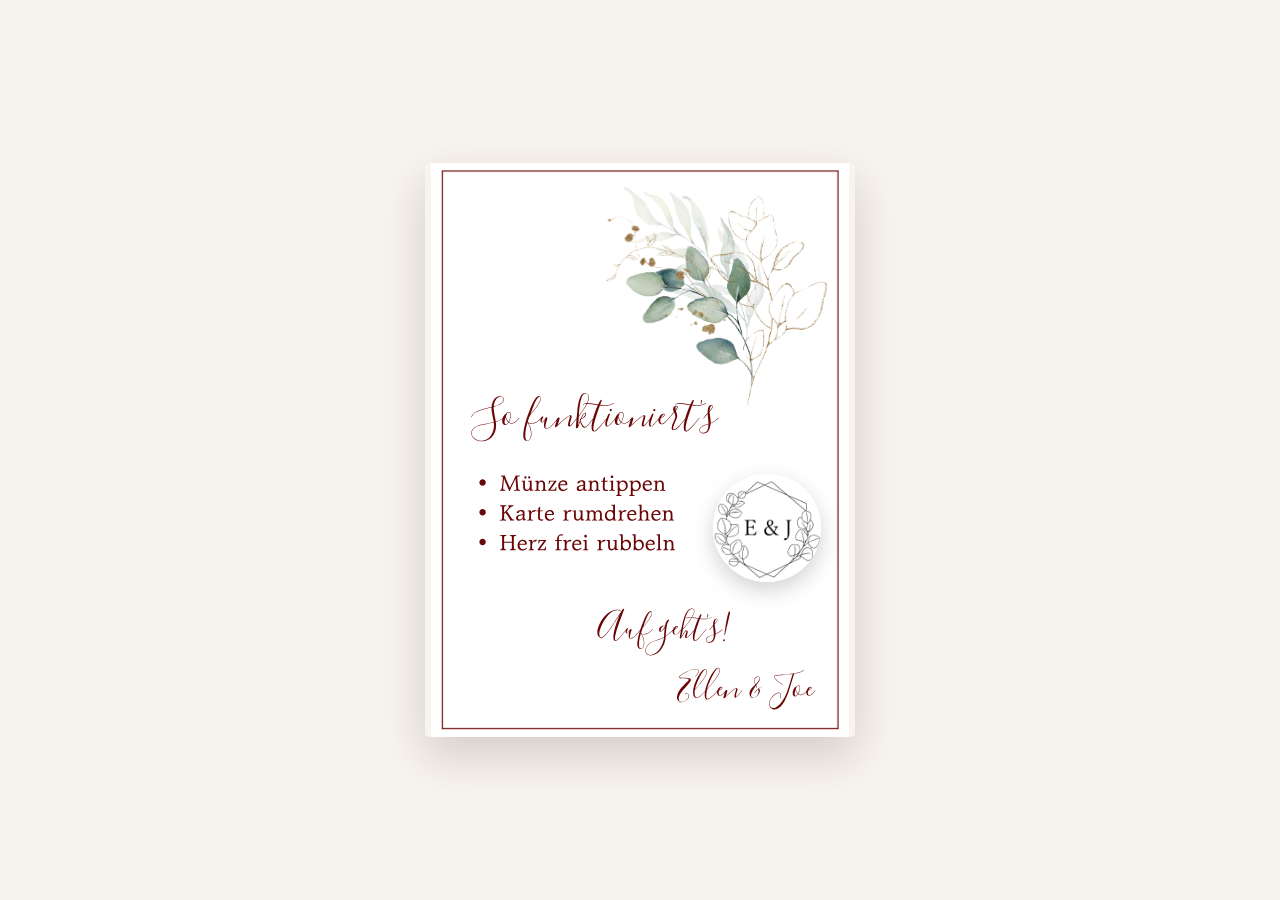
<file: index.html>
<!doctype html>
<html lang="de">
<head>
  <meta charset="utf-8" />
  <meta name="viewport" content="width=device-width, initial-scale=1, viewport-fit=cover" />
  <title>Team-Rubellos</title>

  <!-- WhatsApp / iMessage Vorschau -->
  <meta property="og:title" content="Teamlos öffnen" />
  <meta property="og:description" content="Tippe auf den Link und öffne das Team-Rubbellos" />
  <meta property="og:image" content="https://bisestoux-star.github.io/rubellos/assets/Vorschau_deutsch.jpg" />
  <meta property="og:image:type" content="image/jpg" />
  <meta property="og:url" content="https://bisestoux-star.github.io/teamlos/" />
  <meta property="og:type" content="website" />

  <meta name="twitter:card" content="summary_large_image" />
  <meta name="twitter:title" content="Team-Rubellos öffnen" />
  <meta name="twitter:description" content="Tippe auf den Link und öffne das Team-Rubbellos." />
  <meta name="twitter:image" content="https://bisestoux-star.github.io/rubellos/assets/Vorschau_deutsch.jpg" />

  <link rel="stylesheet" href="style.css" />
</head>
<body>
  <main class="page">
    <section class="card-scene" aria-label="Digitales Rubellos">
      <div class="card" id="card">
        <div class="card-face card-front">
          <img src="assets/Rubellos_vorne.svg" alt="Anleitung zum Rubellos" class="card-image" />
          <button id="coinButton" class="coin-button" aria-label="Münze antippen und Karte umdrehen">
            <img src="assets/emblem_coin.svg" alt="Münze" />
          </button>
        </div>

        <div class="card-face card-back">
          <img src="assets/Teamlos.svg" alt="Teamlos" class="card-image" />
          <canvas id="scratchCanvas" aria-label="Herz freirubbeln"></canvas>
        </div>
      </div>
    </section>
  </main>

  <script src="script.js"></script>
</body>
</html>
</file>
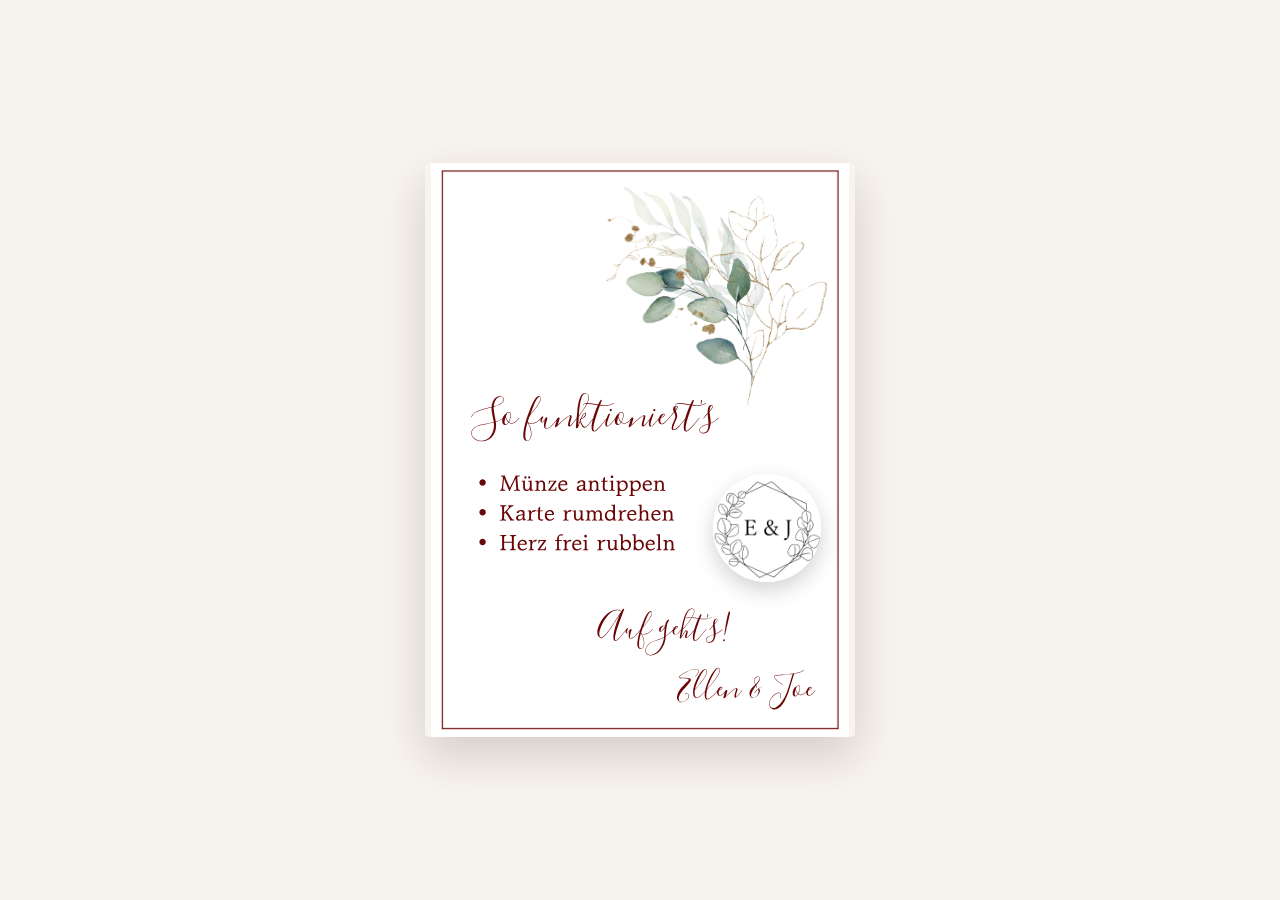
<file: glueckslos.html>
<!doctype html>
<html lang="de">
<head>
  <meta charset="utf-8" />
  <meta name="viewport" content="width=device-width, initial-scale=1, viewport-fit=cover" />
  <title>Glückslos</title>

  <!-- WhatsApp / iMessage Vorschau -->
  <meta property="og:title" content="Glückslos öffnen" />
  <meta property="og:description" content="Tippe auf den Link und öffne dein Glückslos" />
  <meta property="og:image" content="https://bisestoux-star.github.io/rubellos/assets/Vorschau_deutsch.jpg" />
  <meta property="og:image:type" content="image/jpg" />
  <meta property="og:url" content="https://bisestoux-star.github.io/glueckslos/" />
  <meta property="og:type" content="website" />

  <meta name="twitter:card" content="summary_large_image" />
  <meta name="twitter:title" content="Glückslos öffnen" />
  <meta name="twitter:description" content="Tippe auf den Link und öffne dein Glückslos" />
  <meta name="twitter:image" content="https://bisestoux-star.github.io/rubellos/assets/Vorschau_deutsch.jpg" />

  <link rel="stylesheet" href="style.css" />
</head>
<body>
  <main class="page">
    <section class="card-scene" aria-label="Digitales Rubellos">
      <div class="card" id="card">
        <div class="card-face card-front">
          <img src="assets/Rubellos_vorne.svg" alt="Anleitung zum Rubellos" class="card-image" />
          <button id="coinButton" class="coin-button" aria-label="Münze antippen und Karte umdrehen">
            <img src="assets/emblem_coin.svg" alt="Münze" />
          </button>
        </div>

        <div class="card-face card-back">
          <img src="assets/Glückslos.svg" alt="Glückslos" class="card-image" />
          <canvas id="scratchCanvas" aria-label="Herz freirubbeln"></canvas>
        </div>
      </div>
    </section>
  </main>

  <script src="script.js"></script>
</body>
</html>
</file>
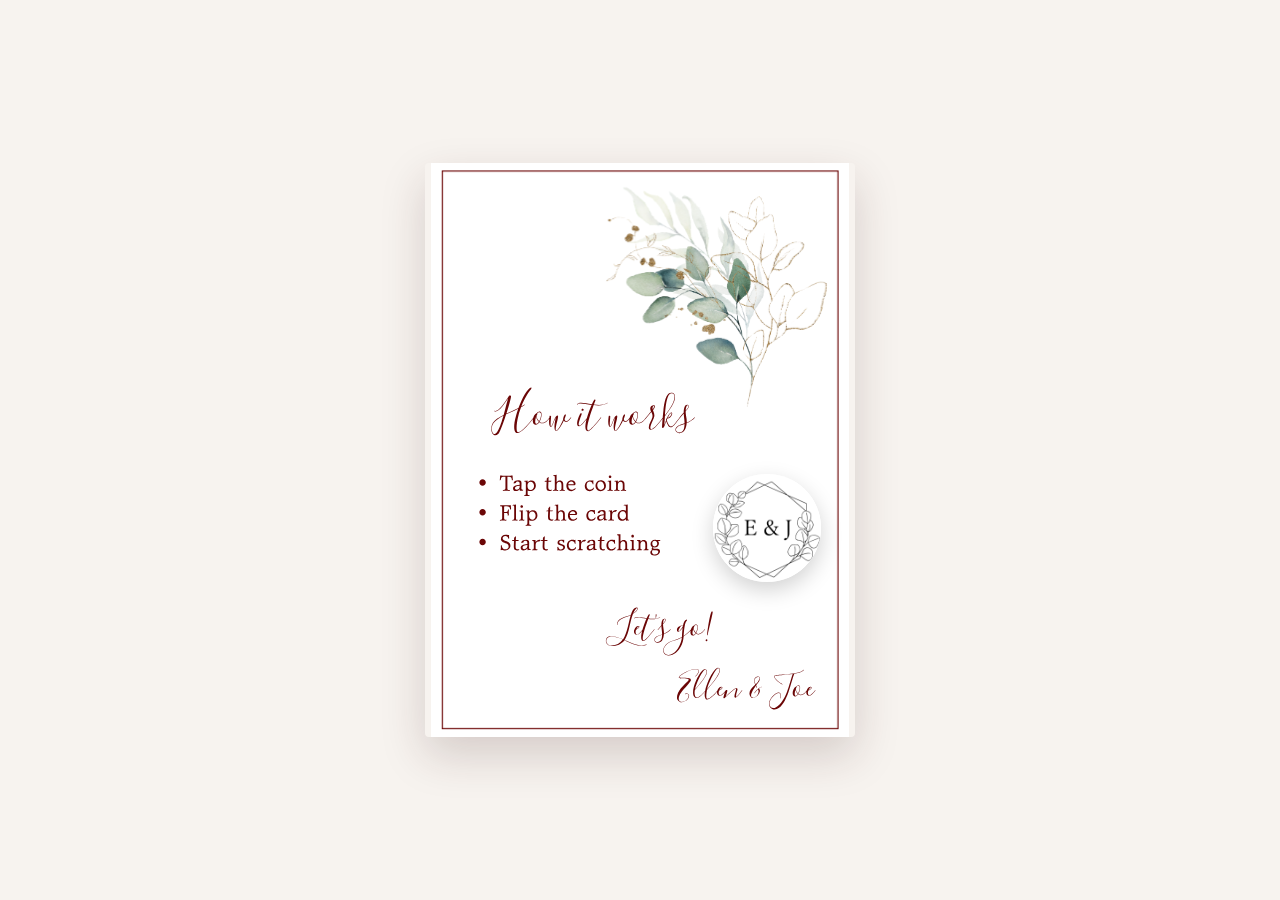
<file: scratchticket.html>
<!doctype html>
<html lang="de">
<head>
  <meta charset="utf-8" />
  <meta name="viewport" content="width=device-width, initial-scale=1, viewport-fit=cover" />
  <title>Scratch Ticket</title>

  <!-- WhatsApp / iMessage Vorschau -->
  <meta property="og:title" content="Open Scratch Ticket" />
  <meta property="og:description" content="Tap the Link and open your Scratch Ticket" />
  <meta property="og:image" content="https://bisestoux-star.github.io/rubellos/assets/Vorschau_english.png" />
  <meta property="og:image:type" content="image/png" />
  <meta property="og:url" content="https://bisestoux-star.github.io/scratchticket/" />
  <meta property="og:type" content="website" />

  <meta name="twitter:card" content="summary_large_image" />
  <meta name="twitter:title" content="Open Scratch Ticket" />
  <meta name="twitter:description" content="Tap the Link and open your Scratch Ticket" />
  <meta name="twitter:image" content="https://bisestoux-star.github.io/rubellos/assets/Vorschau_english.png" />

  <link rel="stylesheet" href="style.css" />
</head>
<body>
  <main class="page">
    <section class="card-scene" aria-label="Digitales Rubellos">
      <div class="card" id="card">
        <div class="card-face card-front">
          <img src="assets/Scatch Ticket_front.svg" alt="Instructions" class="card-image" />
          <button id="coinButton" class="coin-button" aria-label="Tap the coin and flip the card">
            <img src="assets/emblem_coin.svg" alt="Münze" />
          </button>
        </div>

        <div class="card-face card-back">
          <img src="assets/Lucky Ticket.svg" alt="Lucky Ticket" class="card-image" />
          <canvas id="scratchCanvas" aria-label="scratch off"></canvas>
        </div>
      </div>
    </section>
  </main>

  <script src="script.js"></script>
</body>
</html>
</file>
<file: style.css>
:root {
  --background: #f7f3ef;
  --shadow: 0 18px 45px rgba(60, 30, 30, 0.18);
}

* { box-sizing: border-box; }

html, body {
  margin: 0;
  min-height: 100%;
  background: var(--background);
  font-family: Georgia, "Times New Roman", serif;
}

.page {
  min-height: 100dvh;
  display: grid;
  place-items: center;
  padding: 18px;
}

.card-scene {
  width: min(92vw, 430px);
  perspective: 1400px;
}

.card {
  position: relative;
  width: 100%;
  aspect-ratio: 1080 / 1440;
  transform-style: preserve-3d;
  transition: transform 900ms cubic-bezier(.2,.8,.2,1);
  border-radius: 4px;
  box-shadow: var(--shadow);
}

.card.is-flipped {
  transform: rotateY(180deg);
}

.card-face {
  position: absolute;
  inset: 0;
  backface-visibility: hidden;
  overflow: hidden;
  background: transparent;
  border-radius: 4px;
}

.card-back {
  transform: rotateY(180deg);
}

.card-image {
  width: 100%;
  height: 100%;
  display: block;
  object-fit: contain;
  user-select: none;
  -webkit-user-drag: none;
}

.coin-button {
  position: absolute;
  right: 8%;
  bottom: 27%;
  width: 25%;
  aspect-ratio: 1;
  border: 0;
  border-radius: 999px;
  background: rgba(255, 255, 255, 0.88);
  padding: 0;
  box-shadow: 0 8px 22px rgba(0,0,0,.18);
  cursor: pointer;
  animation: coinPulse 1.8s infinite;
  touch-action: manipulation;
}

.coin-button img {
  width: 100%;
  height: 100%;
  display: block;
  border-radius: 999px;
  object-fit: contain;
}

.coin-button.is-tapped {
  animation: coinSpin 500ms ease forwards;
}

@keyframes coinPulse {
  0%, 100% { transform: scale(1) rotate(0deg); }
  50% { transform: scale(1.07) rotate(-3deg); }
}

@keyframes coinSpin {
  from { transform: scale(1.05) rotate(0deg); opacity: 1; }
  to { transform: scale(.4) rotate(360deg); opacity: 0; }
}

#scratchCanvas {
  position: absolute;
  /* Position des Herzens. Bei Bedarf hier feinjustieren. */
  left: 24%;
  top: 45%;
  width: 55%;
  height: 30%;
  touch-action: none;
}

@media (max-height: 680px) {
  .card-scene { width: min(82vw, 360px); }
}
</file>
